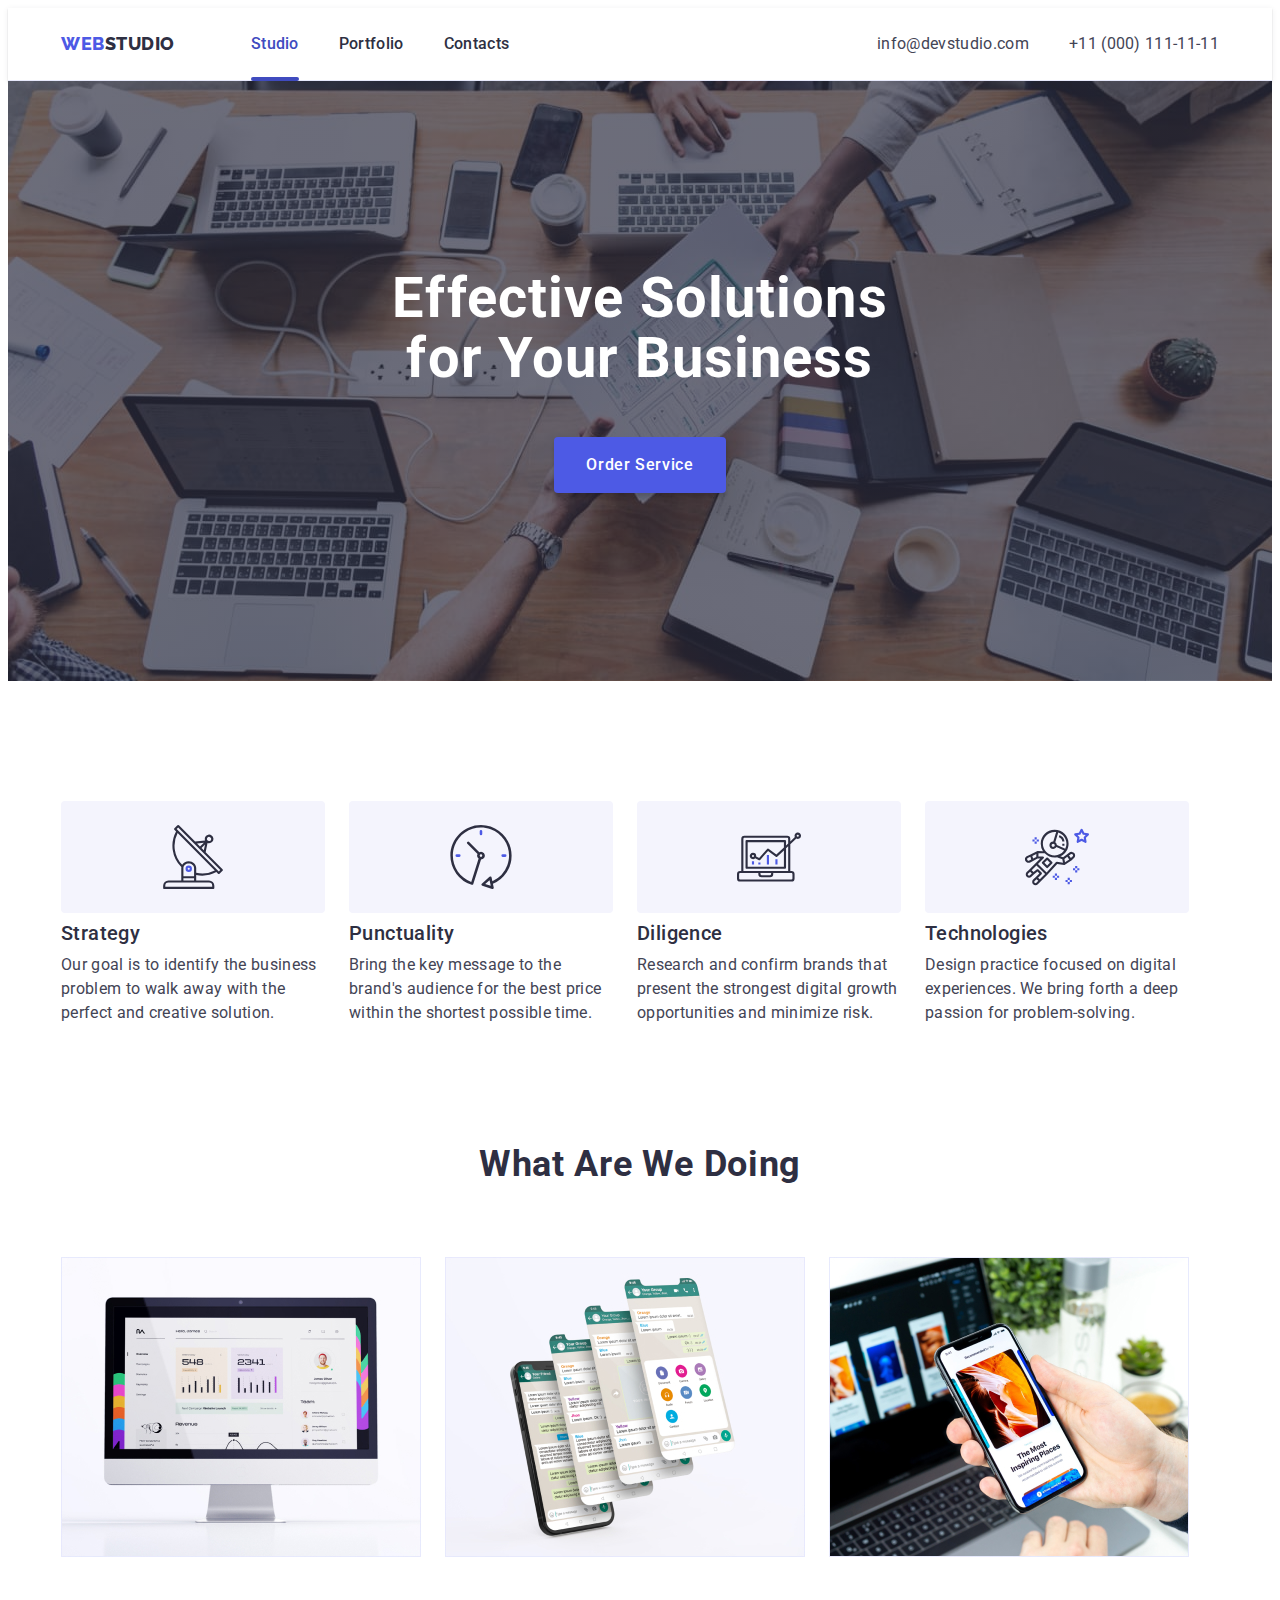
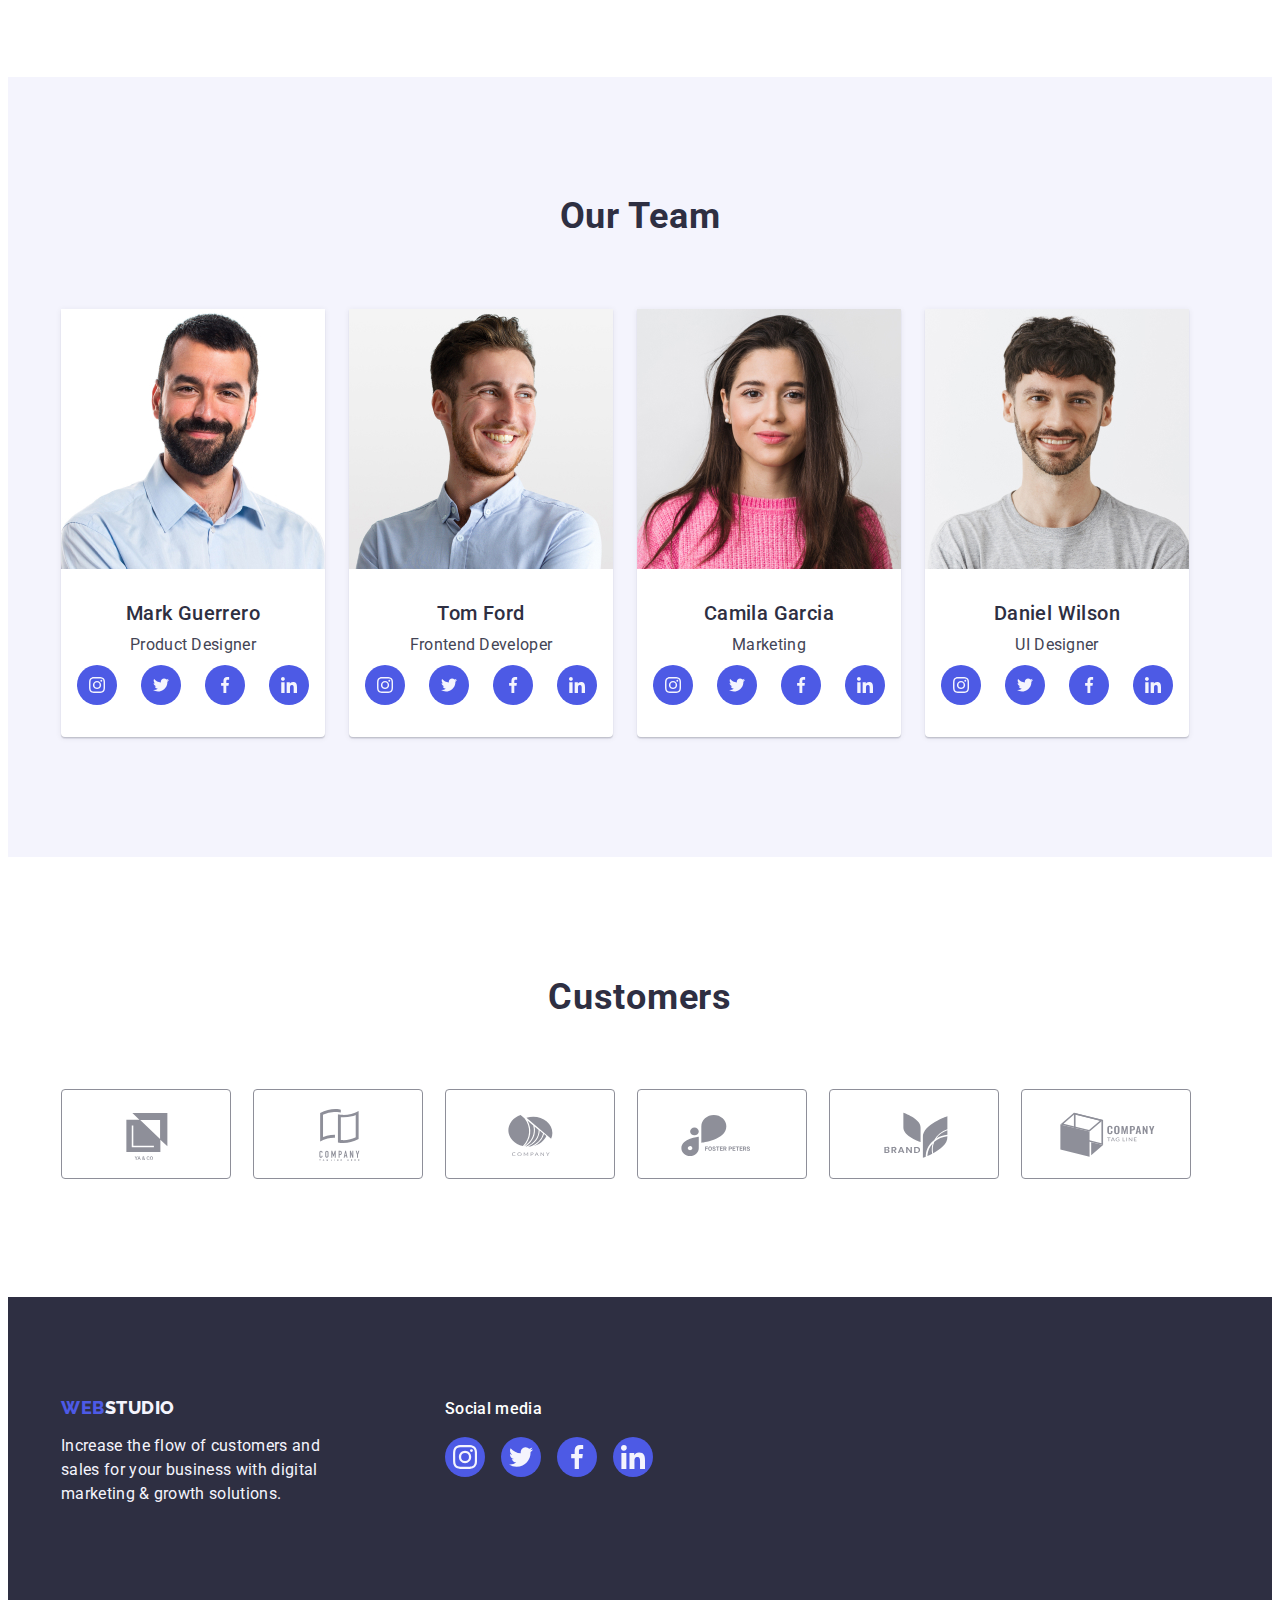
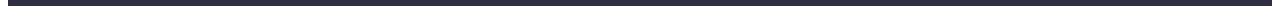
<file: index.html>
<!DOCTYPE html>
<html lang="en">

<head>
  <meta charset="UTF-8" />
  <meta http-equiv="X-UA-Compatible" content="IE=edge" />
  <meta name="viewport" content="width=device-width, initial-scale=1.0" />
  <title>Web Studio</title>
  <link rel="preconnect" href="https://fonts.googleapis.com">
  <link rel="preconnect" href="https://fonts.gstatic.com" crossorigin>
  <link href="https://fonts.googleapis.com/css2?family=Raleway:wght@800&family=Roboto:wght@400;500;700;900&display=swap"
    rel="stylesheet">
  <link rel="stylesheet" href="https://cdnjs.cloudflare.com/ajax/libs/modern-normalize/1.1.0/modern-normalize.min.css"
    integrity="sha512-wpPYUAdjBVSE4KJnH1VR1HeZfpl1ub8YT/NKx4PuQ5NmX2tKuGu6U/JRp5y+Y8XG2tV+wKQpNHVUX03MfMFn9Q=="
    crossorigin="anonymous" referrerpolicy="no-referrer" />
  <link rel="stylesheet" href="./css/styles.css">
</head>

<body>
  <header class="header">
    <!-- Navigation links -->
    <div class="container header-container">
      <nav class="header-navigation">
        <a href="./index.html" class="header-logo-web link">Web<span class="header-logo-studio link">Studio</span></a>
        <ul class="header-list list">
          <li class="header-item"><a class="header-link link active" href="./index.html">Studio</a></li>
          <li class="header-item"><a class="header-link link" href="./portfolio.html">Portfolio</a></li>
          <li class="header-item"><a class="header-link link" href="">Contacts</a></li>
        </ul>
      </nav>
      <!-- Navigation contacts -->
      <address class="header-address">
        <ul class="header-address-list list">
          <li class="header-adress-item"><a class="header-address-link link"
              href="mailto:info@devstudio.com">info@devstudio.com</a></li>
          <li class="header-adress-item"><a class="header-address-link link" href="tel:+110001111111">+11 (000)
              111-11-11</a></li>
        </ul>
      </address>
    </div>
  </header>
  <main class="main-subtitles">
    <!-- section 1 hero -->
    <section class="hero">
      <div class="container">
        <h1 class="hero-title">Effective Solutions for Your Business</h1>
        <button class="hero-button" data-modal-open type="button">Order Service</button>
      </div>
    </section>
    <!-- section 2 feature -->
    <section class="feature">
      <div class="container">
        <h2 hidden class="hidden-header">section2 header</h2>
        <ul class="feature-list list">
          <li>
            <div class="feature-list-icons">
              <svg class="feature-icons" width="64px" height="64px">
                <use href="./images/icons.svg#icon-antenna"></use>
              </svg>
            </div>
            <h3 class="feature-tytle">Strategy</h3>
            <p class="feature-paragraph">
              Our goal is to identify the business problem to walk away with the
              perfect and creative solution.
            </p>
          </li>
          <li>
            <div class="feature-list-icons">
              <svg class="feature-icons" width="64px" height="64px">
                <use href="./images/icons.svg#icon-clock"></use>
              </svg>
            </div>
            <h3 class="feature-tytle">Punctuality</h3>
            <p class="feature-paragraph">
              Bring the key message to the brand's audience for the best price
              within the shortest possible time.
            </p>
          </li>
          <li>
            <div class="feature-list-icons">
              <svg class="feature-icons" width="64px" height="64px">
                <use href="./images/icons.svg#icon-diagram"></use>
              </svg>
            </div>
            <h3 class="feature-tytle">Diligence</h3>
            <p class="feature-paragraph">
              Research and confirm brands that present the strongest digital
              growth opportunities and minimize risk.
            </p>
          </li>
          <li>
            <div class="feature-list-icons">
              <svg class="feature-icons" width="64px" height="64px">
                <use href="./images/icons.svg#icon-astronaut"></use>
              </svg>
            </div>
            <h3 class="feature-tytle">Technologies</h3>
            <p class="feature-paragraph">
              Design practice focused on digital experiences. We bring forth a
              deep passion for problem-solving.
            </p>
          </li>
        </ul>
      </div>
    </section>
    <!-- section 3 products -->
    <section class="products">
      <div class="container">
        <h2 class="products-text">What are we doing</h2>
        <ul class="products-list list">
          <li>
            <img src="./images/image1.jpg" alt="monitor" width="360" height="300" />
          </li>
          <li>
            <img src="./images/image2.jpg" alt="iphone" width="360" height="300" />
          </li>
          <li>
            <img src="./images/image3.jpg" alt="phoneinhand" width="360" height="300" />
          </li>
        </ul>
      </div>
    </section>
    <!-- section 4 team -->
    <section class="team">
      <div class="container">
        <h2 class="team-tytle">Our Team</h2>
        <ul class="team-list list">
          <li class="team-info">
            <img src="./images/image4.jpg" alt="MarkGuerrero" width="264" height="260" />
            <div class="team-wrap">
              <h3 class="team-name">Mark Guerrero</h3>
              <p class="team-job">Product Designer</p>
              <ul class="team-soc-list list">
                <li class="team-soc-item"><a class="team-soc-link link" href>
                    <svg class="team-icons" width="16px" height="16px">
                      <use href="./images/icons.svg#icon-instagram"></use>
                    </svg>
                  </a></li>
                <li class="team-soc-item"><a class="team-soc-link link" href>
                    <svg class="team-icons" width="16px" height="16px">
                      <use href="./images/icons.svg#icon-twitter"></use>
                    </svg>
                  </a></li>
                <li class="team-soc-item"><a class="team-soc-link link" href>
                    <svg class="team-icons" width="16px" height="16px">
                      <use href="./images/icons.svg#icon-facebook"></use>
                    </svg>
                  </a></li>
                <li class="team-soc-item"><a class="team-soc-link link" href>
                    <svg class="team-icons" width="16px" height="16px">
                      <use href="./images/icons.svg#icon-linkedin"></use>
                    </svg>
                  </a></li>
              </ul>
            </div>
          </li>
          <li class="team-info">
            <img src="./images/image5.jpg" alt="TomFord" width="264" height="260" />
            <div class="team-wrap">
              <h3 class="team-name">Tom Ford</h3>
              <p class="team-job">Frontend Developer</p>
              <ul class="team-soc-list list">
                <li class="team-soc-item"><a class="team-soc-link link" href>
                    <svg class="team-icons" width="16px" height="16px">
                      <use href="./images/icons.svg#icon-instagram"></use>
                    </svg>
                  </a></li>
                <li class="team-soc-item"><a class="team-soc-link link" href>
                    <svg class="team-icons" width="16px" height="16px">
                      <use href="./images/icons.svg#icon-twitter"></use>
                    </svg>
                  </a></li>
                <li class="team-soc-item"><a class="team-soc-link link" href>
                    <svg class="team-icons" width="16px" height="16px">
                      <use href="./images/icons.svg#icon-facebook"></use>
                    </svg>
                  </a></li>
                <li class="team-soc-item"><a class="team-soc-link link" href>
                    <svg class="team-icons" width="16px" height="16px">
                      <use href="./images/icons.svg#icon-linkedin"></use>
                    </svg>
                  </a></li>
              </ul>
            </div>
          </li>
          <li class="team-info">
            <img src="./images/image6.jpg" alt="CamilaGarcia" width="264" height="260" />
            <div class="team-wrap">
              <h3 class="team-name">Camila Garcia</h3>
              <p class="team-job">Marketing</p>
              <ul class="team-soc-list list">
                <li class="team-soc-item"><a class="team-soc-link link" href>
                    <svg class="team-icons" width="16px" height="16px">
                      <use href="./images/icons.svg#icon-instagram"></use>
                    </svg>
                  </a></li>
                <li class="team-soc-item"><a class="team-soc-link link" href>
                    <svg class="team-icons" width="16px" height="16px">
                      <use href="./images/icons.svg#icon-twitter"></use>
                    </svg>
                  </a></li>
                <li class="team-soc-item"><a class="team-soc-link link" href>
                    <svg class="team-icons" width="16px" height="16px">
                      <use href="./images/icons.svg#icon-facebook"></use>
                    </svg>
                  </a></li>
                <li class="team-soc-item"><a class="team-soc-link link" href>
                    <svg class="team-icons" width="16px" height="16px">
                      <use href="./images/icons.svg#icon-linkedin"></use>
                    </svg>
                  </a></li>
              </ul>
            </div>
          </li>
          <li class="team-info">
            <img src="./images/image7.jpg" alt="DanielWilson" width="264" height="260" />
            <div class="team-wrap">
              <h3 class="team-name">Daniel Wilson</h3>
              <p class="team-job">UI Designer</p>
              <ul class="team-soc-list list">
                <li class="team-soc-item"><a class="team-soc-link link" href>
                    <svg class="team-icons" width="16px" height="16px">
                      <use href="./images/icons.svg#icon-instagram"></use>
                    </svg>
                  </a></li>
                <li class="team-soc-item"><a class="team-soc-link link" href>
                    <svg class="team-icons" width="16px" height="16px">
                      <use href="./images/icons.svg#icon-twitter"></use>
                    </svg>
                  </a></li>
                <li class="team-soc-item"><a class="team-soc-link link" href>
                    <svg class="team-icons" width="16px" height="16px">
                      <use href="./images/icons.svg#icon-facebook"></use>
                    </svg>
                  </a></li>
                <li class="team-soc-item"><a class="team-soc-link link" href>
                    <svg class="team-icons" width="16px" height="16px">
                      <use href="./images/icons.svg#icon-linkedin"></use>
                    </svg>
                  </a></li>
              </ul>
            </div>
          </li>
        </ul>
      </div>
    </section>
    <!-- section 5 clients -->
    <section class="clients">
      <div class="container">
        <h2 class="clients-tytle">Customers</h2>
        <ul class="clients-list list">
          <li class="clients-item"><a href="" class="clients-link link"> <svg class="clients-icons" width="104px"
                height="56px">
                <use href="./images/icons.svg#icon-logo-1"></use>
              </svg></a>
          </li>
          <li class="clients-item"><a href="" class="clients-link link"> <svg class="clients-icons" width="104px"
                height="56px">
                <use href="./images/icons.svg#icon-logo-2"></use>
              </svg></a>
          </li>
          <li class="clients-item"><a href="" class="clients-link link"> <svg class="clients-icons" width="104px"
                height="56px">
                <use href="./images/icons.svg#icon-logo-3"></use>
              </svg></a>
          </li>
          <li class="clients-item"><a href="" class="clients-link link"> <svg class="clients-icons" width="104px"
                height="56px">
                <use href="./images/icons.svg#icon-logo-4"></use>
              </svg></a>
          </li>
          <li class="clients-item"><a href="" class="clients-link link"> <svg class="clients-icons" width="104px"
                height="56px">
                <use href="./images/icons.svg#icon-logo-5"></use>
              </svg></a>
          </li>
          <li class="clients-item"><a href="" class="clients-link link"> <svg class="clients-icons" width="104px"
                height="56px">
                <use href="./images/icons.svg#icon-logo-6"></use>
              </svg></a>
          </li>
        </ul>
      </div>
    </section>
  </main>
  <!-- footer -->
  <footer class="footer">
    <div class="container footer-container">
      <div class>
        <a href="./index.html" class="footer-logo-web link">Web<span
            class="footer-logo-studio-white link">Studio</span></a>
        <p class="footer-text">
          Increase the flow of customers and sales for your business with digital
          marketing & growth solutions.
        </p>
      </div>
      <div class="footer-soc">
        <h2 class="footer-soc-tytle">Social media</h2>
        <ul class="footer-soc-list list">
          <li class="footer-soc-item"><a class="footer-soc-link link" href>
              <svg class="team-icons" width="24px" height="24px">
                <use href="./images/icons.svg#icon-instagram"></use>
              </svg>
            </a></li>
          <li class="footer-soc-item"><a class="footer-soc-link link" href>
              <svg class="team-icons" width="24px" height="24px">
                <use href="./images/icons.svg#icon-twitter"></use>
              </svg>
            </a></li>
          <li class="footer-soc-item"><a class="footer-soc-link link" href>
              <svg class="team-icons" width="24px" height="24px">
                <use href="./images/icons.svg#icon-facebook"></use>
              </svg>
            </a></li>
          <li class="footer-soc-item"><a class="footer-soc-link link" href>
              <svg class="team-icons" width="24px" height="24px">
                <use href="./images/icons.svg#icon-linkedin"></use>
              </svg>
            </a></li>
        </ul>
      </div>
    </div>
  </footer>
  <div class="backdrop is-hidden" data-modal>
    <div class="modal">
      <button class="close-button" data-modal-close type="button">
        <svg class="icon-closebtn" width="8px" height="8px">
          <use href="./images/closebtn.svg#icon-closebtn"></use>
        </svg></button>
    </div>
  </div>
  <script src="./js/modal.js"></script>
</body>

</html>
</file>
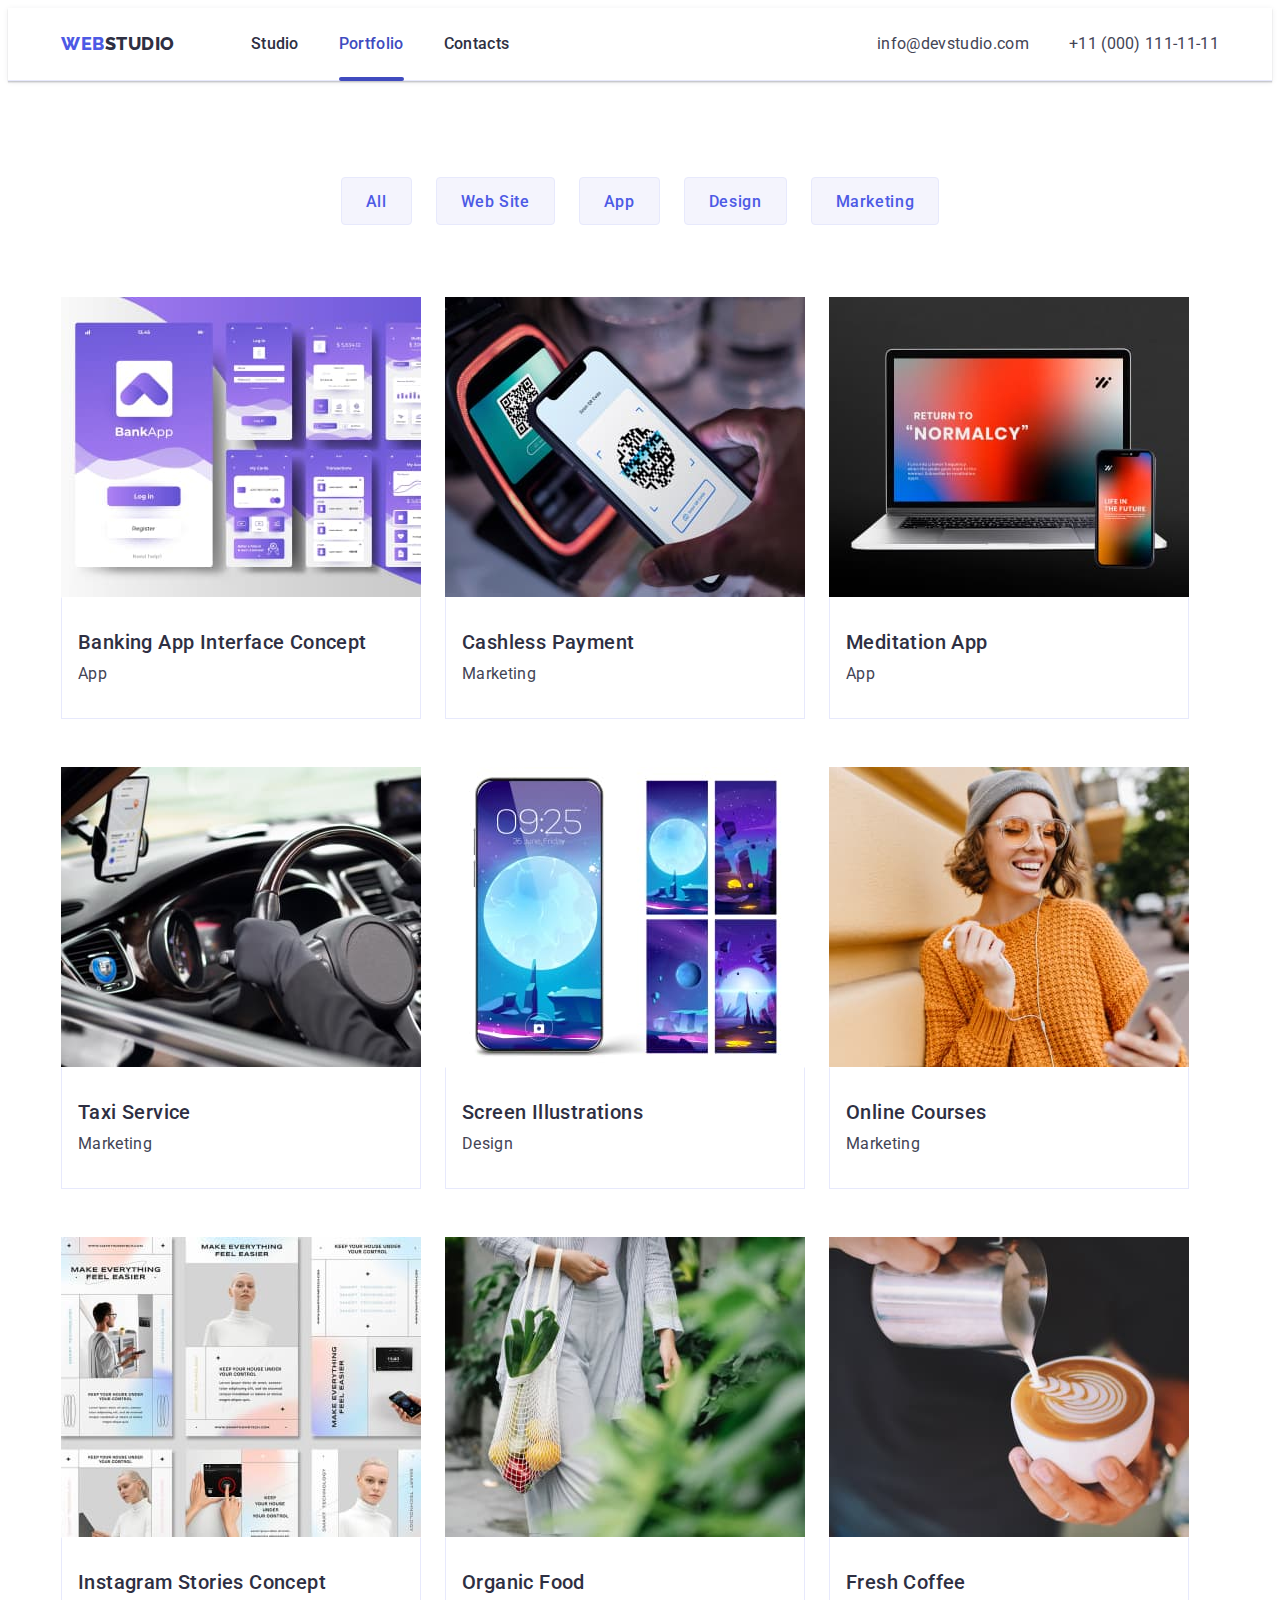
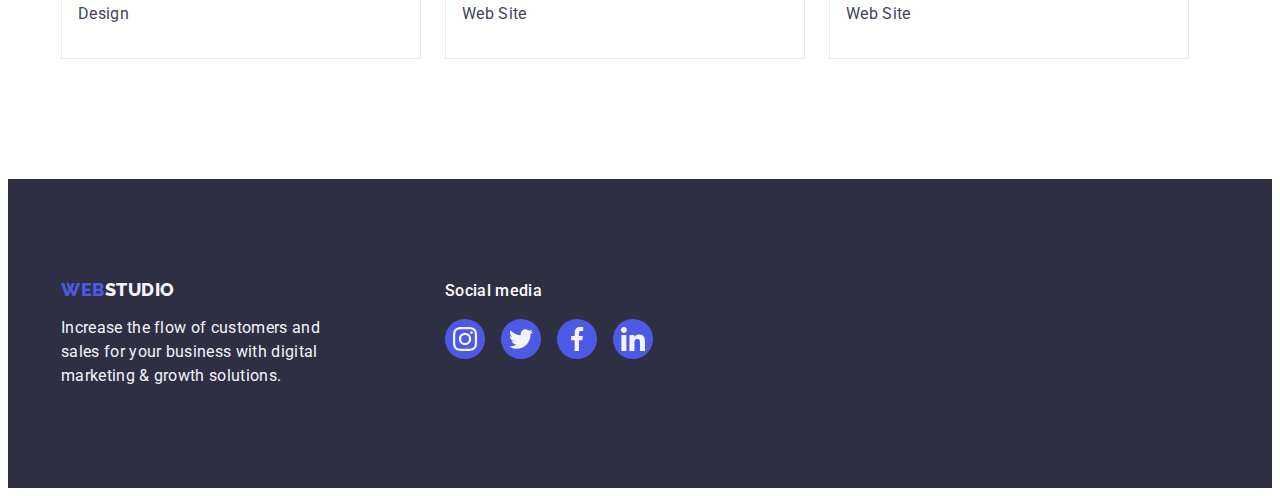
<file: portfolio.html>
<!DOCTYPE html>
<html lang="en">

<head>
  <meta charset="UTF-8" />
  <meta http-equiv="X-UA-Compatible" content="IE=edge" />
  <meta name="viewport" content="width=device-width, initial-scale=1.0" />
  <title>Portfolio</title>
  <link rel="preconnect" href="https://fonts.googleapis.com">
  <link rel="preconnect" href="https://fonts.gstatic.com" crossorigin>
  <link href="https://fonts.googleapis.com/css2?family=Raleway:wght@800&family=Roboto:wght@400;500;700;900&display=swap"
    rel="stylesheet">
  <link rel="stylesheet" href="https://cdnjs.cloudflare.com/ajax/libs/modern-normalize/1.1.0/modern-normalize.min.css"
    integrity="sha512-wpPYUAdjBVSE4KJnH1VR1HeZfpl1ub8YT/NKx4PuQ5NmX2tKuGu6U/JRp5y+Y8XG2tV+wKQpNHVUX03MfMFn9Q=="
    crossorigin="anonymous" referrerpolicy="no-referrer" />
  <link rel="stylesheet" href="./css/styles.css">
</head>

<body>
  <header class="header">
    <!-- Navigation links -->
    <div class="container header-container">
      <nav class="header-navigation">
        <a href="./index.html" class="header-logo-web link">Web<span class="header-logo-studio link">Studio</span></a>
        <ul class="header-list list">
          <li class="header-item"><a class="header-link link" href="./index.html">Studio</a></li>
          <li class="header-item"><a class="header-link link active" href="./portfolio.html">Portfolio</a></li>
          <li class="header-item"><a class="header-link link" href="">Contacts</a></li>
        </ul>
      </nav>
      <!-- Navigation contacts -->
      <address class="header-address">
        <ul class="header-address-list list">
          <li><a class="header-address-link link" href="mailto:info@devstudio.com">info@devstudio.com</a></li>
          <li><a class="header-address-link link" href="tel:+110001111111">+11 (000) 111-11-11</a></li>
        </ul>
      </address>
    </div>
  </header>
  <main class="main-portfolio">
    <!-- filters -->
    <section class="filters">
      <div class="container">
        <h1 hidden>filters</h1>
        <ul class="filters-buttons-list list">
          <li><button type="button" class="filters-button">All</button></li>
          <li><button type="button" class="filters-button">Web Site</button></li>
          <li><button type="button" class="filters-button">App</button></li>
          <li><button type="button" class="filters-button">Design</button></li>
          <li><button type="button" class="filters-button">Marketing</button></li>
        </ul>
        <!-- rows project cards -->
        <!-- row 1 -->
        <ul class="cards list">
          <li class="card">
            <a href="" class="overlay-link link">
              <div class="cards-overlay"><img src="./images/image8.jpg" alt="Banking App" />
                <p class="overlay-text">14 Stylish and User-Friendly App Design Concepts · Task Manager App · Calorie
                  Tracker App · Exotic Fruit Ecommerce App · Cloud Storage App</p>
              </div>
              <div class="card-border">
                <h2 class="card-tytle">Banking App Interface Concept</h2>
                <p class="card-paragraph">App</p>
              </div>
            </a>
          </li>
          <li class="card">
            <a href="" class="overlay-link link">
              <div class="cards-overlay"><img src="./images/image9.jpg" alt="Cashless Payment" />
                <p class="overlay-text">14 Stylish and User-Friendly App Design Concepts · Task Manager App · Calorie
                  Tracker App · Exotic Fruit Ecommerce App · Cloud Storage App</p>
              </div>
              <div class="card-border">
                <h2 class="card-tytle">Cashless Payment</h2>
                <p class="card-paragraph">Marketing</p>
              </div>
            </a>
          </li>
          <li class="card">
            <a href="" class="overlay-link link">
              <div class="cards-overlay"><img src="./images/image10.jpg" alt="Meditation App" />
                <p class="overlay-text">14 Stylish and User-Friendly App Design Concepts · Task Manager App · Calorie
                  Tracker App · Exotic Fruit Ecommerce App · Cloud Storage App</p>
              </div>
              <div class="card-border">
                <h2 class="card-tytle">Meditation App</h2>
                <p class="card-paragraph">App</p>
              </div>
            </a>
          </li>
          <!-- row 2 -->
          <li class="card">
            <a href="" class="overlay-link link">
              <div class="cards-overlay"><img src="./images/image11.jpg" alt="Taxi Service" />
                <p class="overlay-text">14 Stylish and User-Friendly App Design Concepts · Task Manager App · Calorie
                  Tracker App · Exotic Fruit Ecommerce App · Cloud Storage App</p>
              </div>
              <div class="card-border">
                <h2 class="card-tytle">Taxi Service</h2>
                <p class="card-paragraph">Marketing</p>
              </div>
            </a>
          </li>
          <li class="card">
            <a href="" class="overlay-link link">
              <div class="cards-overlay"><img src="./images/image12.jpg" alt="Screen Illustrations" />
                <p class="overlay-text">14 Stylish and User-Friendly App Design Concepts · Task Manager App · Calorie
                  Tracker App · Exotic Fruit Ecommerce App · Cloud Storage App</p>
              </div>
              <div class="card-border">
                <h2 class="card-tytle">Screen Illustrations</h2>
                <p class="card-paragraph">Design</p>
              </div>
            </a>
          </li>
          <li class="card">
            <a href="" class="overlay-link link">
              <div class="cards-overlay"><img src="./images/image13.jpg" alt="Online Courses" />
                <p class="overlay-text">14 Stylish and User-Friendly App Design Concepts · Task Manager App · Calorie
                  Tracker App · Exotic Fruit Ecommerce App · Cloud Storage App</p>
              </div>
              <div class="card-border">
                <h2 class="card-tytle">Online Courses</h2>
                <p class="card-paragraph">Marketing</p>
              </div>
            </a>
          </li>
          <!-- row 3 -->
          <li class="card">
            <a href="" class="overlay-link link">
              <div class="cards-overlay"><img src="./images/image14.jpg" alt="Instagram Stories" />
                <p class="overlay-text">14 Stylish and User-Friendly App Design Concepts · Task Manager App · Calorie
                  Tracker App · Exotic Fruit Ecommerce App · Cloud Storage App</p>
              </div>
              <div class="card-border">
                <h2 class="card-tytle">Instagram Stories Concept</h2>
                <p class="card-paragraph">Design</p>
              </div>
            </a>
          </li>
          <li class="card">
            <a href="" class="overlay-link link">
              <div class="cards-overlay"><img src="./images/image15.jpg" alt="Organic Food" />
                <p class="overlay-text">14 Stylish and User-Friendly App Design Concepts · Task Manager App · Calorie
                  Tracker App · Exotic Fruit Ecommerce App · Cloud Storage App</p>
              </div>
              <div class="card-border">
                <h2 class="card-tytle">Organic Food</h2>
                <p class="card-paragraph">Web Site</p>
              </div>
            </a>
          </li>
          <li class="card">
            <a href="" class="overlay-link link">
              <div class="cards-overlay"><img src="./images/image16.jpg" alt="Fresh Coffee" />
                <p class="overlay-text">14 Stylish and User-Friendly App Design Concepts · Task Manager App · Calorie
                  Tracker App · Exotic Fruit Ecommerce App · Cloud Storage App</p>
              </div>
              <div class="card-border">
                <h2 class="card-tytle">Fresh Coffee</h2>
                <p class="card-paragraph">Web Site</p>
              </div>
            </a>
          </li>
        </ul>
      </div>
    </section>
  </main>
  <!-- footer -->
  <footer class="footer">
    <div class="container footer-container">
      <div class>
        <a href="./index.html" class="footer-logo-web link">Web<span
            class="footer-logo-studio-white link">Studio</span></a>
        <p class="footer-text">
          Increase the flow of customers and sales for your business with digital
          marketing & growth solutions.
        </p>
      </div>
      <div class="footer-soc">
        <h2 class="footer-soc-tytle">Social media</h2>
        <ul class="footer-soc-list list">
          <li class="footer-soc-item"><a class="footer-soc-link link" href>
              <svg class="team-icons" width="24px" height="24px">
                <use href="./images/icons.svg#icon-instagram"></use>
              </svg>
            </a></li>
          <li class="footer-soc-item"><a class="footer-soc-link link" href>
              <svg class="team-icons" width="24px" height="24px">
                <use href="./images/icons.svg#icon-twitter"></use>
              </svg>
            </a></li>
          <li class="footer-soc-item"><a class="footer-soc-link link" href>
              <svg class="team-icons" width="24px" height="24px">
                <use href="./images/icons.svg#icon-facebook"></use>
              </svg>
            </a></li>
          <li class="footer-soc-item"><a class="footer-soc-link link" href>
              <svg class="team-icons" width="24px" height="24px">
                <use href="./images/icons.svg#icon-linkedin"></use>
              </svg>
            </a></li>
        </ul>
      </div>
    </div>
  </footer>

</body>

</html>
</file>
<file: css/styles.css>
/* _________________PAGE 1 - STUDIO_________________ */

:root {
  --page-background: #ffffff;
  --menu-list: #2e2f42;
  --btn-filters: #f4f4fd;
  --paragraph-filters: #434455;
  --bg-gradient: linear-gradient(rgba(46, 47, 66, 0.7), rgba(46, 47, 66, 0.7));
  --hover-color-link: #404bbf;
  --time-transition-duration: 250ms;
  --transition-timing-function: cubic-bezier(0.4, 0, 0.2, 1);
}

button {
  cursor: pointer;
}

p,
h1,
h2,
h3,
h4,
h5,
h6 {
  margin: 0;
}

ul {
  margin: 0;
  padding-left: 0;
}

body {
  font-family: Roboto, sans-serif;
  color: #434455;
  background-color: var(--page-background);
}

.list {
  list-style: none;
}

.link {
  text-decoration: none;
}

.container {
  width: 1158px;
  padding-left: 15px;
  padding-right: 15px;
  margin: 0 auto;
}
/* _____Navigation links_____ */

.header-container {
  display: flex;
}

.header {
  border-bottom: 1px solid #e7e9fc;
  box-shadow: 0px 2px 1px rgba(46, 47, 66, 0.08),
    0px 1px 1px rgba(46, 47, 66, 0.16), 0px 1px 6px rgba(46, 47, 66, 0.08);
}

.header-navigation {
  display: flex;
  margin-right: auto;
  padding-bottom: 24px;
  padding-top: 24px;
}

.header-logo-web {
  font-family: "Raleway", sans-serif;
  font-weight: 800;
  font-size: 18px;
  line-height: 1.17;
  display: flex;
  align-items: center;
  letter-spacing: 0.03em;
  text-transform: uppercase;
  color: #4d5ae5;
}

.header-logo-studio {
  font-family: "Raleway", sans-serif;
  font-weight: 800;
  font-size: 18px;
  line-height: 1.17;
  display: flex;
  align-items: center;
  letter-spacing: 0.03em;
  text-transform: uppercase;
  color: #2e2f42;
  margin-right: 76px;
}

.header-list {
  display: flex;
  gap: 40px;
}

.header-link {
  font-weight: 500;
  font-size: 16px;
  line-height: 1.5;
  letter-spacing: 0.02em;
  color: var(--menu-list);
  transition: color var(--time-transition-duration)
    var(--transition-timing-function);
}

.header-link:hover,
.header-link:focus {
  color: var(--hover-color-link);
}

.active {
  position: relative;
  color: rgba(64, 75, 191, 1);
}

.active::after {
  content: "";
  display: block;
  position: absolute;
  width: 100%;
  height: 4px;
  top: 43px;
  border-radius: 2px;
  background-color: var(--hover-color-link);
}

/* _____Navigation contacts_____ */
.header-address {
  font-style: normal;
  padding-bottom: 24px;
  padding-top: 24px;
}

.header-address-list {
  display: flex;
  gap: 40px;
}

.header-address-link {
  font-size: 16px;
  line-height: 1.5;
  letter-spacing: 0.02em;
  color: var(--paragraph-filters);
  transition: color var(--time-transition-duration)
    var(--transition-timing-function);
}

.header-address-link:hover {
  color: #404bbf;
}

.header-address-link:focus {
  color: #404bbf;
}

/* _____Section 1 hero_____ */
.hero {
  background: #2e2f42;
  background-image: var(--bg-gradient), url(../images/people-office.jpg);
  background-repeat: no-repeat;
  background-position: center;
  background-size: cover;
  text-align: center;
  max-width: 1440px;
  margin-right: auto;
  margin-left: auto;
  padding-top: 188px;
  padding-bottom: 188px;
}

.hero-title {
  font-size: 56px;
  line-height: 1.07;
  letter-spacing: 0.02em;
  color: #ffffff;
  margin-bottom: 48px;
  width: 496px;
  margin-left: auto;
  margin-right: auto;
}

.hero-button {
  font-family: "Roboto", sans-serif;
  font-weight: 500;
  font-size: 16px;
  letter-spacing: 0.04em;
  color: #ffffff;
  background: #4d5ae5;
  box-shadow: 0px 4px 4px rgba(0, 0, 0, 0.15);
  border-radius: 4px;
  min-width: 169px;
  height: 56px;
  padding: 16px 32px;
  border: none;
  transition-property: color, border, box-shadow, background-color;
  transition-duration: var(--time-transition-duration);
  transition-timing-function: var(--transition-timing-function);
}

.hero-button:hover {
  background-color: #404bbf;
}

.hero-button:focus {
  background-color: #404bbf;
}

/* _____Section 2 feature_____ */
.feature {
  padding-top: 120px;
  padding-bottom: 120px;
}

.feature-list {
  display: flex;
  gap: 24px;
  width: 1128px;
}

.feature-list-icons {
  width: 264px;
  height: 112px;
  border-radius: 4px;
  background-color: #f4f4fd;
  display: flex;
  align-items: center;
  justify-content: center;
  margin-bottom: 8px;
}

.feature-tytle {
  font-weight: 500;
  font-size: 20px;
  line-height: 1.2;
  letter-spacing: 0.02em;
  color: #2e2f42;
  flex: none;
  order: 0;
  flex-grow: 0;
  margin-bottom: 8px;
}

.feature-paragraph {
  font-size: 16px;
  line-height: 1.5;
  letter-spacing: 0.02em;
  color: #434455;
  flex: none;
  order: 1;
  flex-grow: 0;
  width: 264px;
}

/* _____Section 3 products_____ */
.products {
  padding-bottom: 120px;
}

.products-text {
  font-size: 36px;
  line-height: 1.11;
  text-align: center;
  letter-spacing: 0.02em;
  text-transform: capitalize;
  color: #2e2f42;
  text-align: center;
}

.products-list {
  display: flex;
  gap: 24px;
  margin-top: 72px;
}

.team {
  background: #f4f4fd;
  padding-top: 120px;
  padding-bottom: 120px;
}

/* _____Section 4 team_____ */
.team-tytle {
  font-size: 36px;
  line-height: 1.11;
  text-align: center;
  letter-spacing: 0.02em;
  text-transform: capitalize;
  color: #2e2f42;
}

.team-list {
  display: flex;
  margin-top: 72px;
  gap: 24px;
}

.team-info {
  background: #ffffff;
  box-shadow: 0px 1px 6px rgba(46, 47, 66, 0.08),
    0px 1px 1px rgba(46, 47, 66, 0.16), 0px 2px 1px rgba(46, 47, 66, 0.08);
  border-radius: 0px 0px 4px 4px;
  display: block;
  max-width: 100%;
  height: auto;
}

.team-wrap {
  padding-bottom: 32px;
}

.team-name {
  font-weight: 500;
  font-size: 20px;
  line-height: 1.2;
  text-align: center;
  letter-spacing: 0.02em;
  color: #2e2f42;
  padding-top: 32px;
  margin-bottom: 8px;
}

.team-job {
  font-size: 16px;
  line-height: 1.5;
  text-align: center;
  letter-spacing: 0.02em;
  color: #434455;
  margin-bottom: 8px;
}

.team-soc-list {
  display: flex;
  justify-content: center;
  gap: 24px;
}

.team-soc-item {
  width: 40px;
  height: 40px;
}

.team-soc-link {
  width: 100%;
  height: 100%;
  border-radius: 50%;
  background-color: #4d5ae5;
  display: flex;
  align-items: center;
  justify-content: center;
  transition: background-color var(--time-transition-duration)
    var(--transition-timing-function);
}

.team-soc-link:hover {
  background-color: #404bbf;
}

.team-soc-link:focus {
  background-color: #404bbf;
}

.team-icons {
  fill: #f4f4fd;
}

/* _____Section 5 clients_____ */
.clients {
  padding-top: 120px;
  padding-bottom: 120px;
  margin-right: auto;
  margin-left: auto;
}

.clients-tytle {
  font-size: 36px;
  line-height: 40px;
  text-align: center;
  letter-spacing: 0.02em;
  text-transform: capitalize;
  color: #2e2f42;
  margin-bottom: 72px;
}

.clients-list {
  display: flex;
  gap: 24px;
}

.clients-item {
  width: 168px;
  height: 88px;
}

.clients-link {
  width: 100%;
  height: 100%;
  display: flex;
  align-items: center;
  justify-content: center;
  color: #8e8f99;
  border: 1px solid #8e8f99;
  border-radius: 4px;
  transition: color var(--time-transition-duration)
    var(--transition-timing-function);
}

.clients-icons {
  fill: currentColor;
}

.clients-link:hover {
  color: #404bbf;
  border-color: var(--hover-color-link);
}

.clients-link:focus {
  color: #404bbf;
  border-color: var(--hover-color-link);
}

/* _____footer_____ */
.footer {
  background: #2e2f42;
  padding-top: 100px;
  padding-bottom: 100px;
}

.footer-container {
  display: flex;
  gap: 120px;
}

.footer-logo-web {
  font-family: "Raleway", sans-serif;
  font-weight: 800;
  font-size: 18px;
  line-height: 1.17;
  display: flex;
  align-items: center;
  letter-spacing: 0.03em;
  text-transform: uppercase;
  color: #4d5ae5;
}

.footer-logo-studio-white {
  font-family: "Raleway", sans-serif;
  font-weight: 800;
  font-size: 18px;
  line-height: 1.17;
  display: flex;
  align-items: center;
  letter-spacing: 0.03em;
  text-transform: uppercase;
  color: #f4f4fd;
}

.footer-text {
  font-size: 16px;
  line-height: 1.5;
  letter-spacing: 0.02em;
  color: #f4f4fd;
  width: 264px;
  margin-top: 16px;
}

.footer-soc-item {
  width: 40px;
  height: 40px;
}

.footer-soc-list {
  display: flex;
  gap: 16px;
}

.footer-soc-link {
  width: 100%;
  height: 100%;
  border-radius: 50%;
  background: rgba(77, 90, 229, 1);
  display: flex;
  align-items: center;
  justify-content: center;
  transition: background-color var(--time-transition-duration)
    var(--transition-timing-function);
}

.footer-soc-tytle {
  font-weight: 500;
  font-size: 16px;
  line-height: 24px;
  letter-spacing: 0.02em;
  color: #ffffff;
  margin-bottom: 16px;
}

.footer-soc-link:hover {
  background-color: #31d0aa;
}

.footer-soc-link:focus {
  background-color: #31d0aa;
}

.backdrop {
  position: fixed;
  top: 0;
  width: 100%;
  height: 100%;
  background-color: rgba(46, 47, 66, 0.4);
  transition: opacity 250ms linear, visibility 250ms linear;
}

.modal {
  width: 408px;
  min-height: 576px;
  background: #fcfcfc;
  box-shadow: 0px 1px 1px rgba(0, 0, 0, 0.14), 0px 1px 3px rgba(0, 0, 0, 0.12),
    0px 2px 1px rgba(0, 0, 0, 0.2);
  border-radius: 4px;
  position: absolute;
  top: 50%;
  left: 50%;
  transform: translate(-50%, -50%) scale(1);
  transition: 250ms linear;
  padding: 72px 24px 24px;
}

.backdrop.is-hidden .modal {
  transform: translate(-50%, -50%) scaleY(-0);
}

.close-button {
  display: flex;
  justify-content: center;
  align-items: center;
  position: absolute;
  top: 24px;
  right: 24px;
  width: 24px;
  height: 24px;
  background: #e7e9fc;
  border-radius: 50%;
  border: 1px solid rgba(0, 0, 0, 0.1);
  transition-property: color, border, box-shadow, background-color;
  transition-duration: var(--time-transition-duration);
  transition-timing-function: var(--transition-timing-function);
}

.close-button:hover,
.close-button:focus {
  background-color: var(--hover-color-link);
}

.close-button:hover .icon-closebtn,
.close-button:focus .icon-closebtn {
  fill: var(--page-background);
}

.icon-closebtn {
  width: 8px;
  height: 8px;
  fill: var(--menu-list);
}

.is-hidden {
  opacity: 0;
  visibility: hidden;
  pointer-events: none;
}

/* _________________PAGE 2 - PORTFOLIO_________________ */
/* _____Navigation links (page 1)_____ */
/* _____Navigation contacts (page 1)_____ */
/* _____filters_____ */
.filters {
  text-align: center;
  padding-bottom: 120px;
  padding-top: 96px;
}

.filters-buttons-list {
  display: flex;
  flex-direction: row;
  align-items: flex-start;
  gap: 24px;
  justify-content: center;
  margin-bottom: 72px;
}

.filters-button {
  font-family: "Roboto", sans-serif;
  font-weight: 500;
  font-size: 16px;
  line-height: 1.5;
  display: inline-block;
  align-items: center;
  text-align: center;
  letter-spacing: 0.04em;
  color: #4d5ae5;
  background-color: var(--btn-filters);
  border-radius: 4px;
  border: 1px solid #e7e9fc;
  height: 48px;
  padding: 12px 24px;
  transition-property: color, border, box-shadow, background-color;
  transition-duration: var(--time-transition-duration);
  transition-timing-function: var(--transition-timing-function);
}

.filters-button:hover {
  color: var(--page-background);
  background-color: var(--hover-color-link);
  box-shadow: 0px 3px 1px rgba(0, 0, 0, 0.1), 0px 2px 1px rgba(0, 0, 0, 0.08),
    0px 2px 2px rgba(0, 0, 0, 0.12);
  border-color: transparent;
}

.filters-button:focus {
  color: #ffffff;
  background-color: #404bbf;
  box-shadow: 0px 3px 1px rgba(0, 0, 0, 0.1), 0px 2px 1px rgba(0, 0, 0, 0.08),
    0px 2px 2px rgba(0, 0, 0, 0.12);
  border: transparent;
}

/* _____rows project cards_____ */
img {
  display: block;
  width: 100%;
}

.cards {
  display: flex;
  flex-wrap: wrap;
  gap: 48px 24px;
}

.cards-overlay {
  position: relative;
  overflow: hidden;
}

.overlay-link {
  display: block;
  transition-duration: var(--time-transition-duration);
  transition-timing-function: var(--transition-timing-function);
}

.overlay-text {
  position: absolute;
  top: 0;
  font-size: 16px;
  line-height: 24px;
  letter-spacing: 0.02em;
  color: #f4f4fd;
  background-color: #4d5ae5;
  padding: 40px 32px;
  height: 100%;
  transform: translateY(100%);
  transition: transform var(--time-transition-duration)
    var(--transition-timing-function);
}

.card:hover,
.card:focus {
  box-shadow: 0px 1px 6px rgba(46, 47, 66, 0.08),
    0px 1px 1px rgba(46, 47, 66, 0.16), 0px 2px 1px rgba(46, 47, 66, 0.08);
}

.overlay-link:hover .overlay-text {
  transform: translate(0);
  transition: transform 250ms linear;
}

.card-border {
  background: #ffffff;
  border: 1px solid #e7e9fc;
  border-top: 1px solid transparent;
}

.card-tytle {
  font-weight: 500;
  font-size: 20px;
  line-height: 1.2;
  letter-spacing: 0.02em;
  color: var(--menu-list);
  margin-top: 32px;
  padding: 0px 16px 8px;
  display: flex;
  justify-content: flex-start;
}

.card-paragraph {
  font-size: 16px;
  line-height: 1.5;
  letter-spacing: 0.02em;
  color: var(--paragraph-filters);
  padding: 0px 16px 32px;
  display: flex;
  justify-content: flex-start;
}
/* _____footer (page 1)_____ */
</file>
